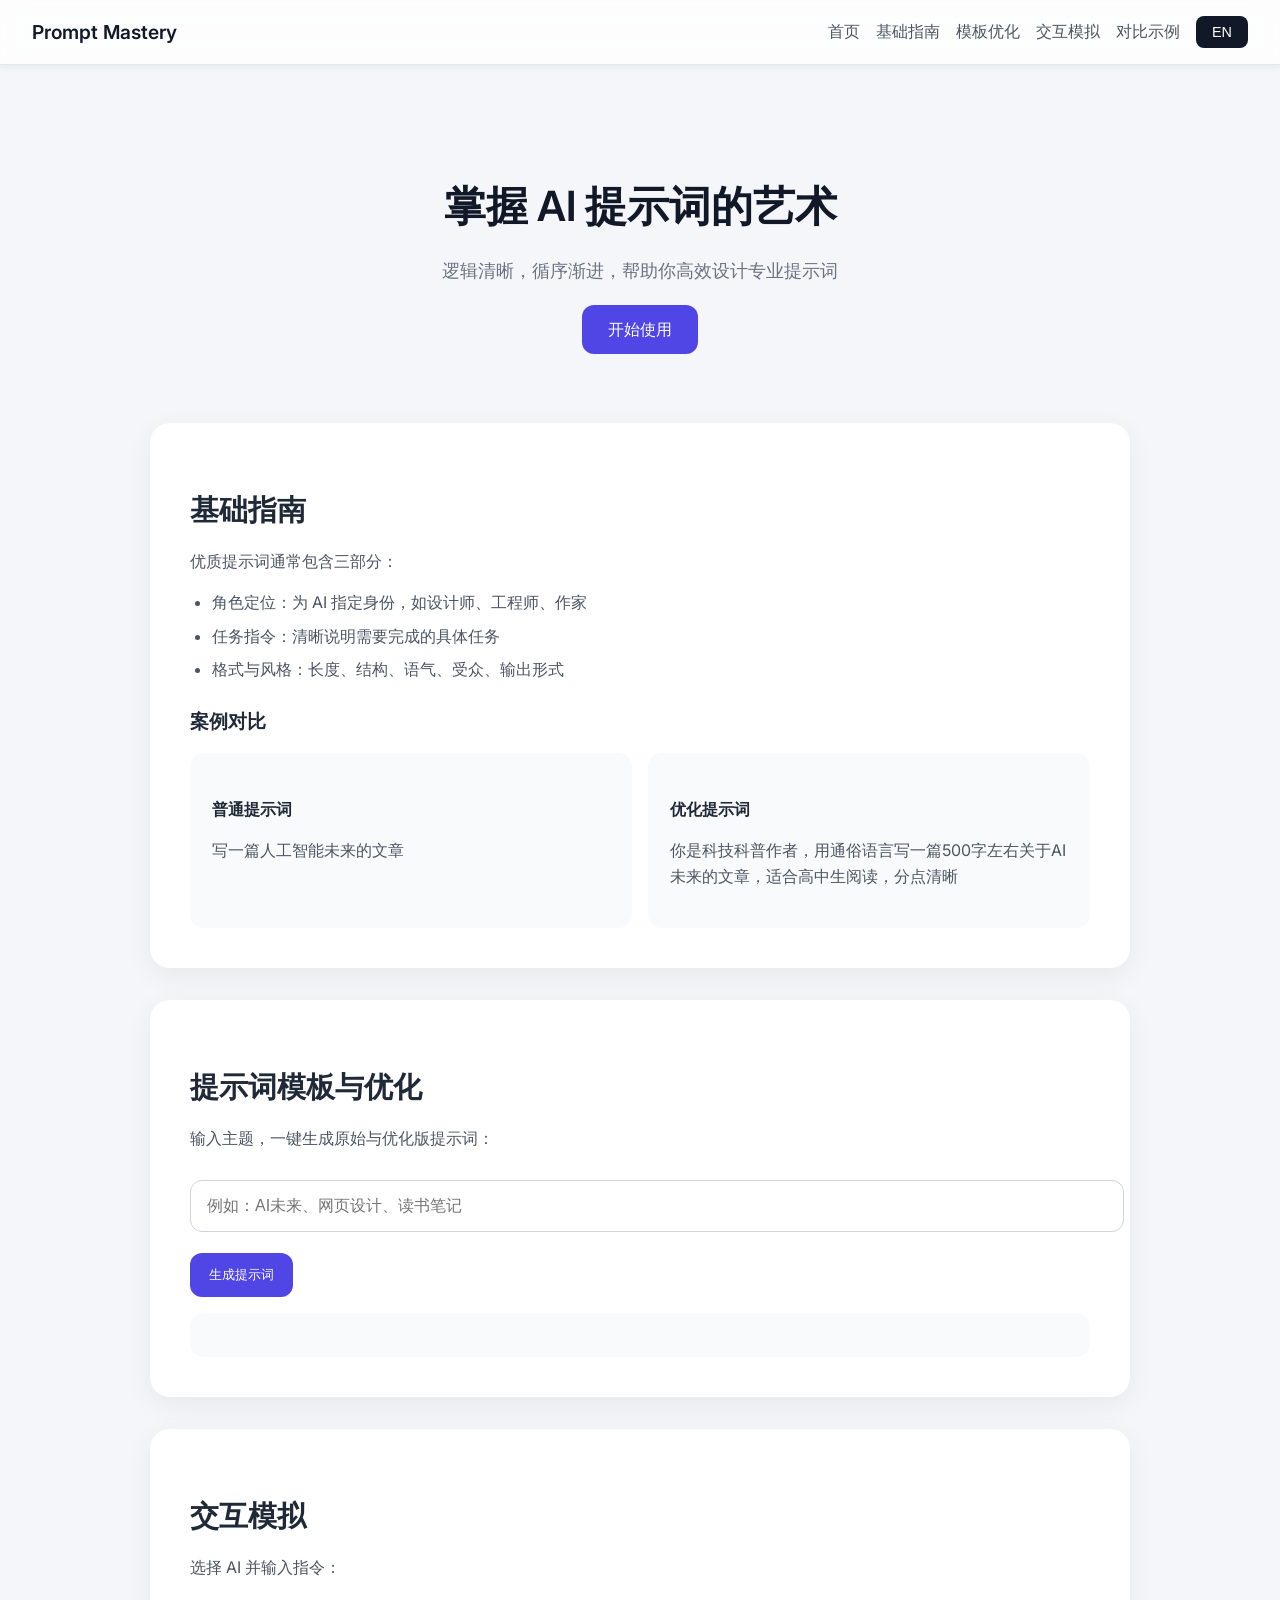
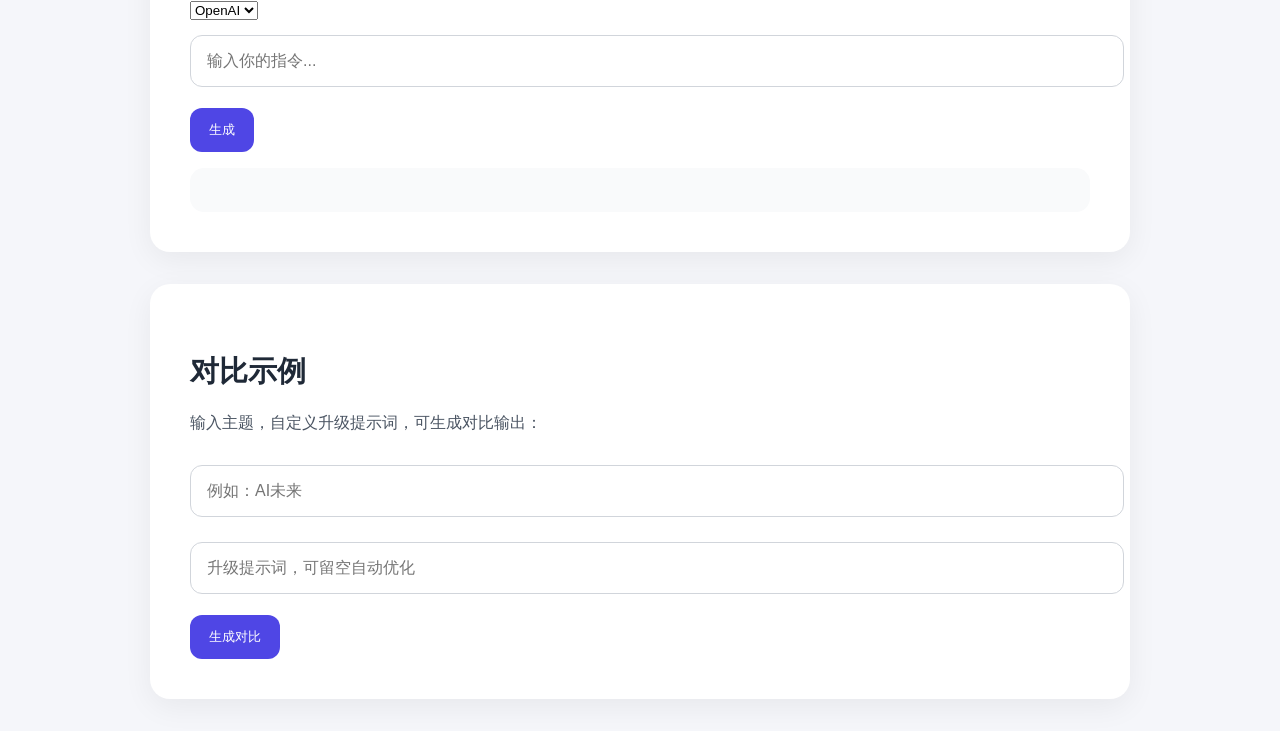
<file: index.html>
<!DOCTYPE html>
<html lang="zh">
<head>
<meta charset="UTF-8">
<meta name="viewport" content="width=device-width, initial-scale=1.0">
<title>Prompt Mastery</title>
<link href="https://fonts.googleapis.com/css2?family=Inter:wght@400;500;600;700&display=swap" rel="stylesheet">
<style>
/* ======== 全局风格: Claude 风格 ======== */
body {
  margin:0; padding:0;
  font-family:'Inter',sans-serif;
  background:#f5f6fa;
  color:#1f2937;
  line-height:1.6;
}
a {text-decoration:none; color:inherit;}
button {cursor:pointer;}

/* 导航 */
nav {
  display:flex; justify-content:space-between; align-items:center;
  padding:1rem 2rem;
  background:#ffffffcc; backdrop-filter:blur(12px);
  position:sticky; top:0; z-index:999;
  box-shadow:0 2px 8px rgba(0,0,0,0.06);
  border-bottom:1px solid #e2e8f0;
}
nav .logo {font-weight:600; font-size:1.2rem; color:#111827;}
nav .links {display:flex; gap:1rem; align-items:center;}
nav a {color:#4b5563; font-weight:500; transition:0.2s;}
nav a:hover {color:#111827;}
nav button {background:#111827; color:#fff; border:none; padding:0.5rem 1rem; border-radius:8px; font-size:0.9rem;}

/* Header */
header {text-align:center; padding:5rem 2rem 3rem; max-width:800px; margin:0 auto;}
header h1 {font-size:2.6rem; font-weight:600; margin-bottom:1rem; color:#111827;}
header p {font-size:1.1rem; color:#6b7280; margin-bottom:2rem;}
header .btn {background:#4f46e5; color:white; padding:0.9rem 1.6rem; border-radius:12px; font-weight:500;}

/* Section */
section {max-width:900px; margin:2rem auto; background:white; border-radius:20px; padding:2.5rem; box-shadow:0 8px 30px rgba(0,0,0,0.06);}
section h2 {font-size:1.8rem; margin-bottom:1rem;}
section h3 {margin-top:1.5rem; margin-bottom:0.8rem;}
section p, section li {color:#4b5563;}
ul {padding-left:1.4rem;}
li {margin-bottom:0.5rem;}

/* 输入框 */
input, textarea {width:100%; padding:1rem; border-radius:12px; border:1px solid #d1d5db; margin:0.8rem 0; font-size:1rem; outline:none;}
input:focus, textarea:focus {border-color:#9ca3af;}

/* 按钮 */
.btn-action {background:#4f46e5; color:#fff; border:none; padding:0.8rem 1.2rem; border-radius:12px; font-weight:500; margin-top:0.5rem;}
.btn-action:hover {background:#7c3aed; transform:translateY(-1px);}

/* 输出 */
.output {background:#f9fafb; padding:1.4rem; border-radius:14px; margin-top:1rem; white-space:pre-wrap;}

/* 对比卡片 */
.flex-row {display:flex; flex-wrap:wrap; gap:1rem; margin-top:1rem;}
.compare-card {flex:1; min-width:250px; background:#f9fafb; padding:1.4rem; border-radius:14px;}
.compare-card h4 {margin-bottom:0.6rem; font-size:1rem;}

/* Table */
table {width:100%; border-collapse:collapse; margin-top:1rem;}
th, td {padding:0.9rem; border:1px solid #e5e7eb; text-align:left;}
th {background:#f9fafb;}

/* Mobile */
@media(max-width:768px){
  nav {padding:1rem;}
  header {padding:3rem 1.5rem 2rem;}
  header h1 {font-size:2rem;}
  section {margin:1rem; padding:1.8rem;}
}
</style>
</head>
<body>

<nav>
  <div class="logo">Prompt Mastery</div>
  <div class="links">
    <a href="#home">首页</a>
    <a href="#guide">基础指南</a>
    <a href="#templates">模板优化</a>
    <a href="#simulator">交互模拟</a>
    <a href="#comparison">对比示例</a>
    <button id="langSwitch">EN</button>
  </div>
</nav>

<header id="home">
  <h1>掌握 AI 提示词的艺术</h1>
  <p>逻辑清晰，循序渐进，帮助你高效设计专业提示词</p>
  <a href="#templates" class="btn">开始使用</a>
</header>

<section id="guide">
  <h2>基础指南</h2>
  <p>优质提示词通常包含三部分：</p>
  <ul>
    <li>角色定位：为 AI 指定身份，如设计师、工程师、作家</li>
    <li>任务指令：清晰说明需要完成的具体任务</li>
    <li>格式与风格：长度、结构、语气、受众、输出形式</li>
  </ul>
  <h3>案例对比</h3>
  <div class="flex-row">
    <div class="compare-card">
      <h4>普通提示词</h4>
      <p>写一篇人工智能未来的文章</p>
    </div>
    <div class="compare-card">
      <h4>优化提示词</h4>
      <p>你是科技科普作者，用通俗语言写一篇500字左右关于AI未来的文章，适合高中生阅读，分点清晰</p>
    </div>
  </div>
</section>

<section id="templates">
  <h2>提示词模板与优化</h2>
  <p>输入主题，一键生成原始与优化版提示词：</p>
  <input type="text" id="templateInput" placeholder="例如：AI未来、网页设计、读书笔记">
  <button class="btn-action" onclick="generateTemplate()">生成提示词</button>
  <div id="templateOutput" class="output"></div>
</section>

<section id="simulator">
  <h2>交互模拟</h2>
  <p>选择 AI 并输入指令：</p>
  <select id="aiSelect">
    <option value="openai">OpenAI</option>
    <option value="doubao">豆包 AI</option>
  </select>
  <input type="text" id="simInput" placeholder="输入你的指令...">
  <button class="btn-action" onclick="runSimulate()">生成</button>
  <div class="output" id="simResult"></div>
</section>

<section id="comparison">
  <h2>对比示例</h2>
  <p>输入主题，自定义升级提示词，可生成对比输出：</p>
  <input type="text" id="compareTopic" placeholder="例如：AI未来">
  <input type="text" id="compareUpgrade" placeholder="升级提示词，可留空自动优化">
  <button class="btn-action" onclick="generateComparison()">生成对比</button>
  <div id="compareOutput"></div>
</section>

<script>
// ====== 中英文切换 ======
let lang = 'zh';
const content = {
  zh:{headerTitle:"掌握 AI 提示词的艺术", headerDesc:"逻辑清晰，循序渐进，帮助你高效设计专业提示词", headerBtn:"开始使用"},
  en:{headerTitle:"Master the Art of AI Prompts", headerDesc:"Learn step-by-step to design effective prompts", headerBtn:"Get Started"}
};
function renderContent() {
  document.querySelector('#home h1').innerText = content[lang].headerTitle;
  document.querySelector('#home p').innerText = content[lang].headerDesc;
  document.querySelector('#home .btn').innerText = content[lang].headerBtn;
  document.getElementById('langSwitch').innerText = lang==='zh'?'EN':'中文';
}
document.getElementById('langSwitch').onclick = () => { lang=lang==='zh'?'en':'zh'; renderContent(); };
renderContent();

// ====== 模板生成 ======
function generateTemplate(){
  const topic=document.getElementById('templateInput').value.trim();
  if(!topic){alert(lang==='zh'?'请输入主题':'Please enter a topic'); return;}
  const originalPrompt = lang==='zh'?`写一篇关于“${topic}”的文章`:`Write an article about "${topic}"`;
  const optimizedPrompt = lang==='zh'?
    `你是科技科普作者，用通俗语言写一篇500字左右关于${topic}的文章，适合高中生阅读，分点清晰`:
    `You are a tech writer, write a 500-word article about "${topic}", in plain language, suitable for high school students, clearly structured`;
  document.getElementById('templateOutput').innerHTML =
    `<div class="compare-card"><h4>${lang==='zh'?'原始提示词':'Original Prompt'}</h4><p>${originalPrompt}</p></div>
     <div class="compare-card"><h4>${lang==='zh'?'优化提示词':'Optimized Prompt'}</h4><p>${optimizedPrompt}</p></div>`;
}

// ====== 交互模拟 ======
function runSimulate(){
  const instruction=document.getElementById('simInput').value.trim();
  const ai=document.getElementById('aiSelect').value;
  if(!instruction){alert(lang==='zh'?'请输入指令':'Please enter instruction'); return;}
  let result=`【模拟生成】指令："${instruction}"，AI: ${ai} 生成内容...`;
  document.getElementById('simResult').innerText=result;
}

// ====== 对比生成 ======
function generateComparison(){
  const topic=document.getElementById('compareTopic').value.trim();
  let upgrade=document.getElementById('compareUpgrade').value.trim();
  if(!topic){alert(lang==='zh'?'请输入主题':'Please enter topic'); return;}
  if(!upgrade) upgrade=lang==='zh'?`你是一名AI教育导师，写一篇关于“${topic}”的教程，结构清晰`:`You are an AI tutor, write an article about "${topic}", clearly structured`;
  const original=lang==='zh'?`写一篇关于“${topic}”的文章`:`Write an article about "${topic}"`;
  const html=`<div class="flex-row">
    <div class="compare-card"><h4>${lang==='zh'?'原始提示词':'Original'}</h4><p>${original}</p></div>
    <div class="compare-card"><h4>${lang==='zh'?'升级提示词':'Upgraded'}</h4><p>${upgrade}</p></div>
    <div class="compare-card"><h4>${lang==='zh'?'模拟输出':'Simulated Output'}</h4><p>${lang==='zh'?`本文详细讲解“${topic}”，包括步骤和示例`:`This article explains "${topic}", including steps and examples.`}</p></div>
  </div>`;
  document.getElementById('compareOutput').innerHTML=html;
}
</script>
</body>
</html>
</file>
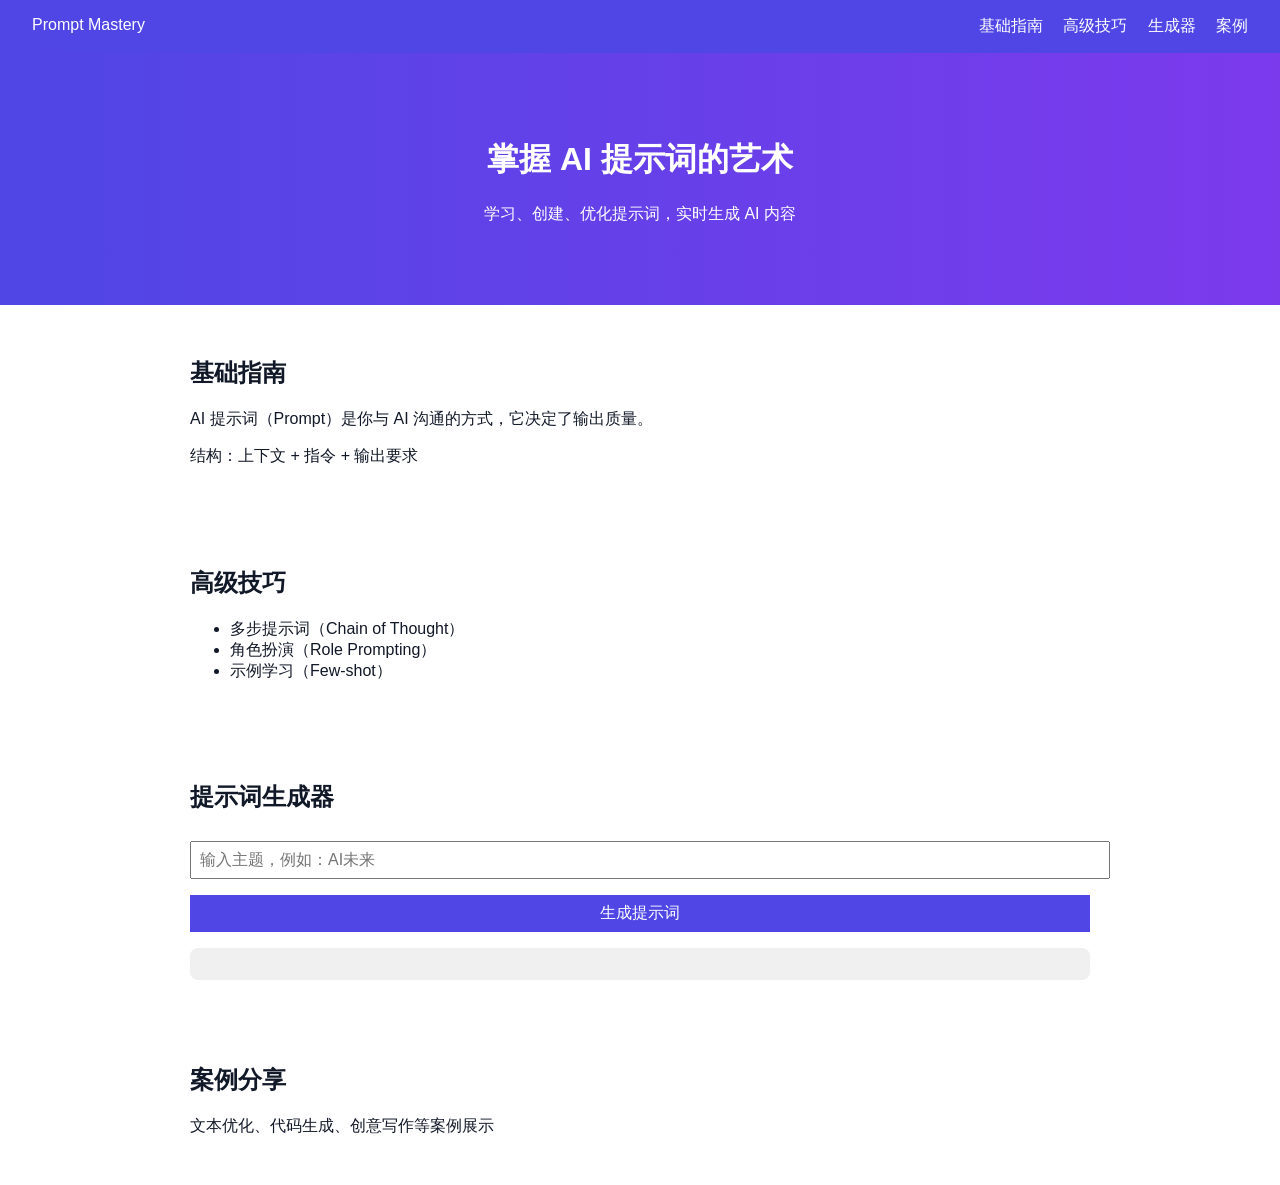
<file: PromptMasteryWebsite/index.html>
<!DOCTYPE html>
<html lang="zh">
<head>
  <meta charset="UTF-8">
  <meta name="viewport" content="width=device-width, initial-scale=1.0">
  <title>Prompt Mastery Interactive</title>
  <style>
    body { font-family: 'Segoe UI', sans-serif; margin:0; padding:0; background:#fff; color:#111827; }
    nav { display:flex; justify-content:space-between; padding:1rem 2rem; background:#4F46E5; color:white; }
    nav a { color:white; margin-left:1rem; text-decoration:none; }
    header { text-align:center; padding:4rem 2rem; background:linear-gradient(to right,#4F46E5,#7C3AED); color:white; }
    section { padding:2rem; max-width:900px; margin:auto; }
    input, button, textarea { padding:0.5rem; font-size:1rem; margin-top:0.5rem; width:100%; }
    button { background:#4F46E5; color:white; border:none; cursor:pointer; margin-top:1rem; }
    .output { background:#f0f0f0; padding:1rem; margin-top:1rem; border-radius:8px; }
  </style>
</head>
<body>
  <nav>
    <div>Prompt Mastery</div>
    <div>
      <a href="#guide">基础指南</a>
      <a href="#advanced">高级技巧</a>
      <a href="#generator">生成器</a>
      <a href="#cases">案例</a>
    </div>
  </nav>

  <header>
    <h1>掌握 AI 提示词的艺术</h1>
    <p>学习、创建、优化提示词，实时生成 AI 内容</p>
  </header>

  <section id="guide">
    <h2>基础指南</h2>
    <p>AI 提示词（Prompt）是你与 AI 沟通的方式，它决定了输出质量。</p>
    <p>结构：上下文 + 指令 + 输出要求</p>
  </section>

  <section id="advanced">
    <h2>高级技巧</h2>
    <ul>
      <li>多步提示词（Chain of Thought）</li>
      <li>角色扮演（Role Prompting）</li>
      <li>示例学习（Few-shot）</li>
    </ul>
  </section>

  <section id="generator">
    <h2>提示词生成器</h2>
    <input type="text" id="promptInput" placeholder="输入主题，例如：AI未来">
    <button onclick="generatePrompt()">生成提示词</button>
    <div id="output" class="output"></div>
  </section>

  <section id="cases">
    <h2>案例分享</h2>
    <p>文本优化、代码生成、创意写作等案例展示</p>
  </section>

  <script>
    function generatePrompt() {
      const input = document.getElementById('promptInput').value;
      if(!input) return alert('请输入主题');
      const output = `你是一名专业内容创作者，请围绕“${input}”生成一段高质量内容，要求结构清晰、语言流畅，并适合大众阅读。`;
      document.getElementById('output').innerText = output;
    }
  </script>
</body>
</html>
</file>
